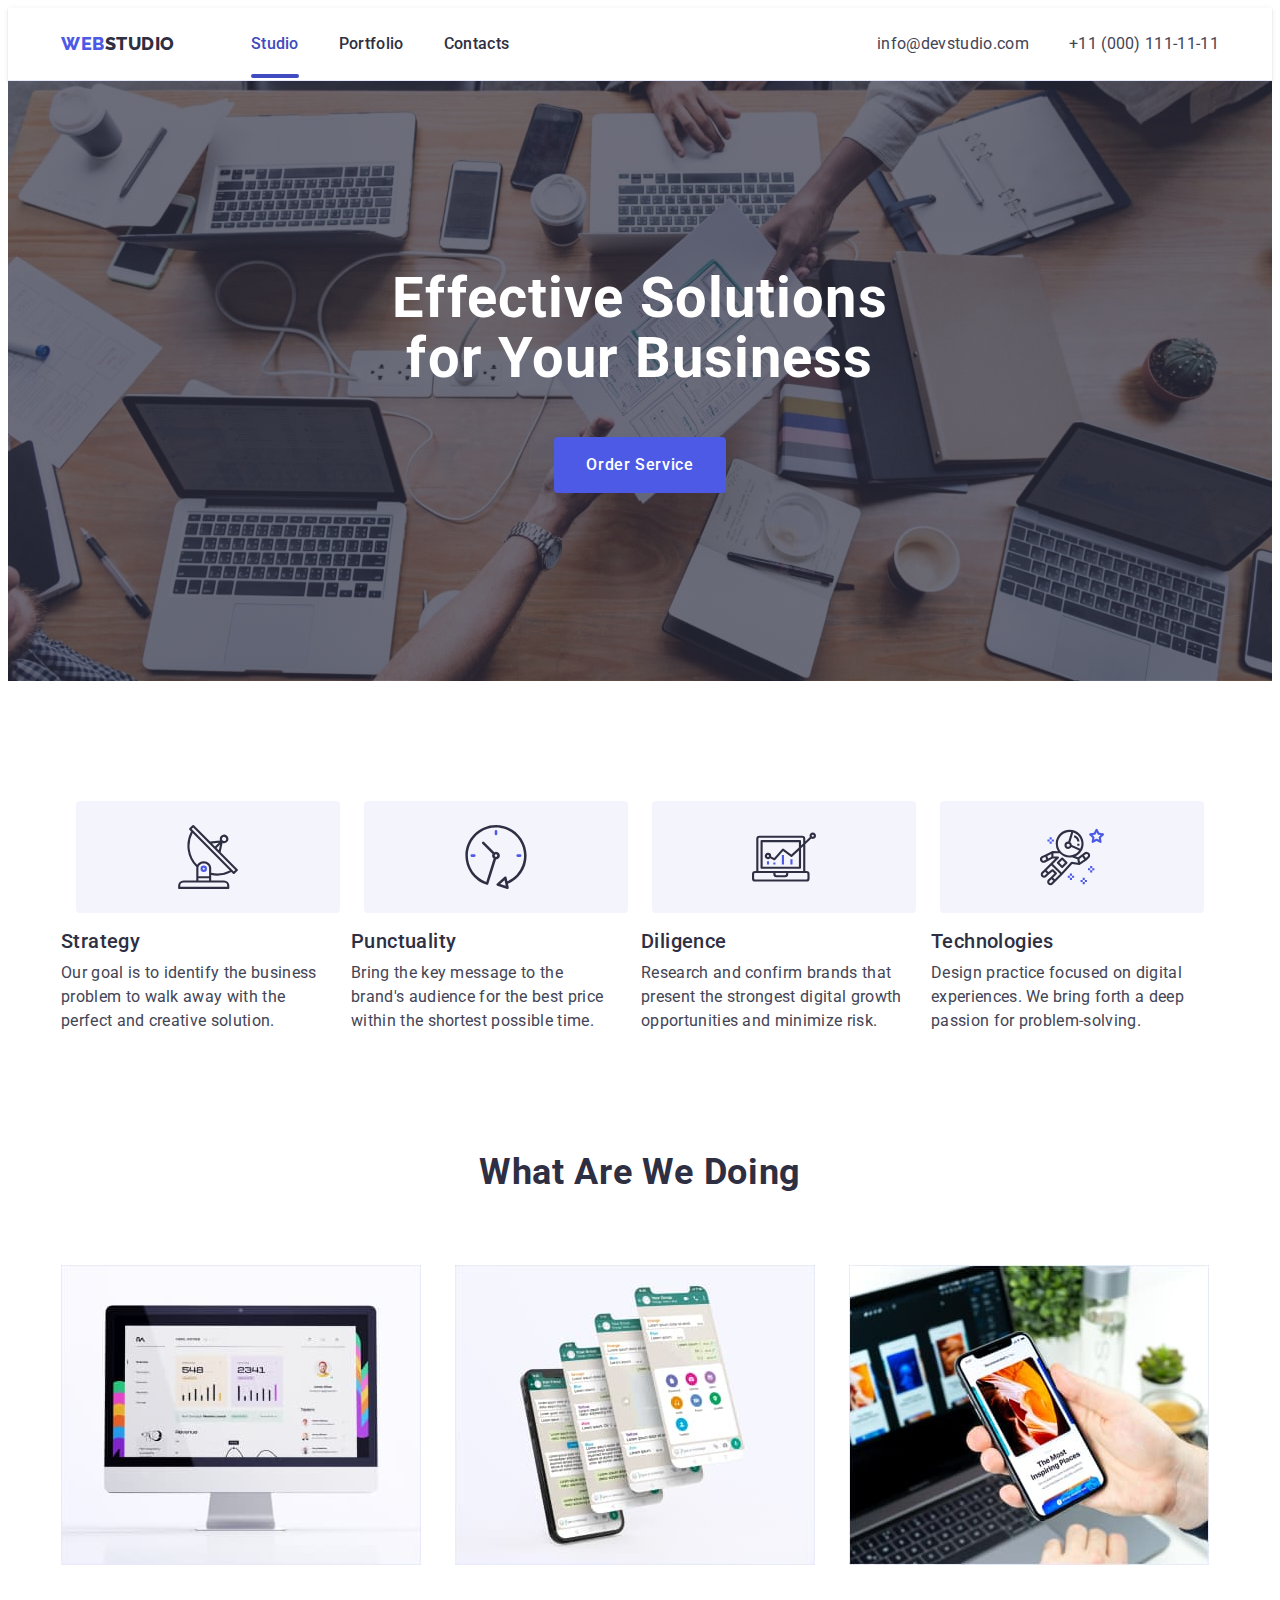
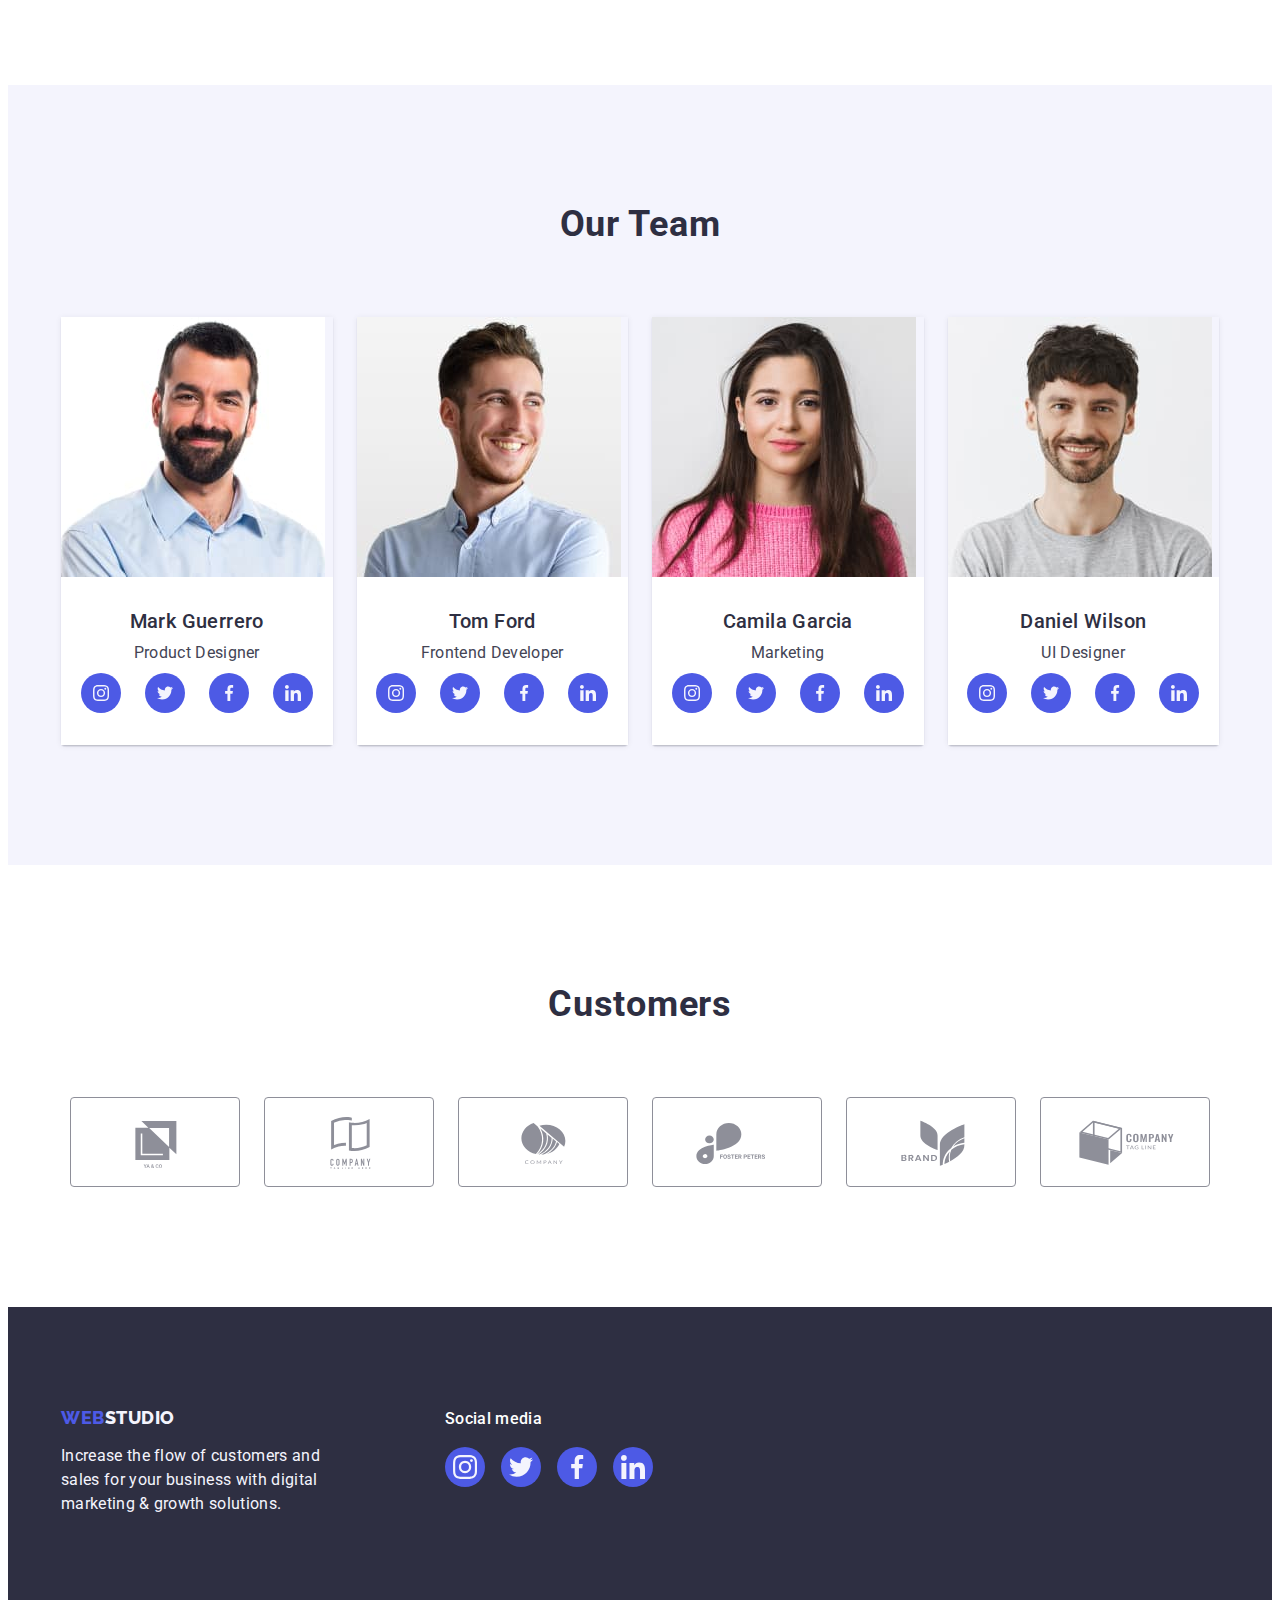
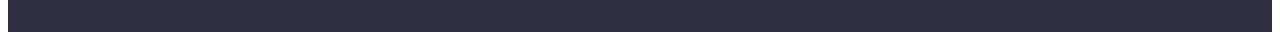
<file: index.html>
<!DOCTYPE html>
<html lang="en">
  <head>
    <meta charset="UTF-8" />
    <meta http-equiv="X-UA-Compatible" content="IE=edge" />
    <meta name="viewport" content="width=device-width, initial-scale=1.0" />
    <title>Studio</title>

    <link
      rel="stylesheet"
      href="https://cdnjs.cloudflare.com/ajax/libs/modern-normalize/2.0.0/modern-normalize.min.css"
      integrity="sha512-4xo8blKMVCiXpTaLzQSLSw3KFOVPWhm/TRtuPVc4WG6kUgjH6J03IBuG7JZPkcWMxJ5huwaBpOpnwYElP/m6wg=="
      crossorigin="anonymous"
      referrerpolicy="no-referrer"
    />
    <link rel="preconnect" href="https://fonts.googleapis.com" />
    <link rel="preconnect" href="https://fonts.googleapis.com" />
    <link rel="preconnect" href="https://fonts.gstatic.com" crossorigin />
    <link
      href="https://fonts.googleapis.com/css2?family=Raleway:wght@800&family=Roboto:wght@400;500;700;900&display=swap"
      rel="stylesheet"
    />
    <link rel="stylesheet" href="./css/styles.css" />
  </head>
  <body>
    <header class="page-header">
      <div class="container page-header-container">
        <nav class="header-nav">
          <a class="logo link" href="./index.html"
            >Web<span class="logo-header">Studio</span></a
          >
          <ul class="menu list">
            <li class="menu-item">
              <a class="menu-link current link" href="./index.html">Studio</a>
            </li>
            <li class="menu-item">
              <a class="menu-link link" href="./portfolio.html">Portfolio</a>
            </li>
            <li class="menu-item">
              <a class="menu-link link" href="">Contacts</a>
            </li>
          </ul>
        </nav>
        <address>
          <ul class="contact-list list">
            <li class="contact-items">
              <a class="contact-item link" href="mailto:info@devstudio.com"
                >info@devstudio.com</a
              >
            </li>
            <li class="contact-items">
              <a class="contact-item link" href="tel:+110001111111"
                >+11 (000) 111-11-11</a
              >
            </li>
          </ul>
        </address>
      </div>
    </header>
    <main>
      <section class="hero-section">
        <div class="container container-hero">
          <h1 class="hero-title">Effective Solutions for Your Business</h1>
          <button class="hero-btn" type="button" data-modal-open>
            Order Service
          </button>
        </div>
      </section>
      <section class="advantages-section section">
        <div class="container container-advantages">
          <h2 hidden>Advantages</h2>
          <ul class="advantages-picture-list list">
            <li class="advantages-picture-item">
              <div class="advantages-picture-box">
                <svg
                  class="advantages-picture-icon"
                  aria-label="icon antenna"
                  width="64"
                  height="64"
                >
                  <use href="./images/icons.svg#icon-antenna"></use>
                </svg>
              </div>
            </li>
            <li class="advantages-picture-item">
              <div class="advantages-picture-box">
                <svg
                  class="advantages-picture-icon"
                  aria-label="icon clock"
                  width="64"
                  height="64"
                >
                  <use href="./images/icons.svg#icon-clock"></use>
                </svg>
              </div>
            </li>
            <li class="advantages-picture-item">
              <div class="advantages-picture-box">
                <svg
                  class="advantages-picture-icon"
                  aria-label="icon diagram"
                  width="64"
                  height="64"
                >
                  <use href="./images/icons.svg#icon-diagram"></use>
                </svg>
              </div>
            </li>
            <li class="advantages-picture-item">
              <div class="advantages-picture-box">
                <svg
                  class="advantages-picture-icon"
                  aria-label="icon astronau"
                  width="64"
                  height="64"
                >
                  <use href="./images/icons.svg#icon-astronaut"></use>
                </svg>
              </div>
            </li>
          </ul>
          <ul class="advantages-list list">
            <li class="advantages-item">
              <h3 class="advantages-title">Strategy</h3>
              <p class="advantages-text">
                Our goal is to identify the business problem to walk away with
                the perfect and creative solution.
              </p>
            </li>
            <li class="advantages-item">
              <h3 class="advantages-title">Punctuality</h3>
              <p class="advantages-text">
                Bring the key message to the brand's audience for the best price
                within the shortest possible time.
              </p>
            </li>
            <li class="advantages-item">
              <h3 class="advantages-title">Diligence</h3>
              <p class="advantages-text">
                Research and confirm brands that present the strongest digital
                growth opportunities and minimize risk.
              </p>
            </li>
            <li class="advantages-item">
              <h3 class="advantages-title">Technologies</h3>
              <p class="advantages-text">
                Design practice focused on digital experiences. We bring forth a
                deep passion for problem-solving.
              </p>
            </li>
          </ul>
        </div>
      </section>
      <section class="product-section section">
        <div class="container">
          <h2 class="product-title">What are we doing</h2>
          <ul class="product-list list">
            <li class="product-item">
              <img
                class="product-img"
                src="./images/what-are-we-doing/img-1.jpg"
                alt="screen"
                width="360"
                height="300"
              />
            </li>
            <li class="product-item">
              <img
                class="product-img"
                src="./images/what-are-we-doing/img-2.jpg"
                alt="addition"
                width="360"
                height="300"
              />
            </li>
            <li class="product-item">
              <img
                class="product-img"
                src="./images/what-are-we-doing/img-3.jpg"
                alt="phone"
                width="360"
                height="300"
              />
            </li>
          </ul>
        </div>
      </section>
      <section class="team-section section">
        <div class="container">
          <h2 class="team-main-title">Our Team</h2>
          <ul class="team-list list">
            <li class="team-item">
              <img
                class="team-img"
                src="./images/our-team/mark-guerrero.jpg"
                alt="man"
                width="264"
                height="260"
              />
              <div class="team-title-box">
                <h3 class="team-title">Mark Guerrero</h3>
                <p class="team-subtitle">Product Designer</p>
                <ul class="social-list list">
                  <li class="social-list-item">
                    <a href="" class="social-list-link">
                      <svg
                        class="social-list-icon"
                        aria-label="icon instagram"
                        width="16"
                        height="16"
                      >
                        <use href="./images/icons.svg#icon-instagram"></use>
                      </svg>
                    </a>
                  </li>
                  <li class="social-list-item">
                    <a href="" class="social-list-link">
                      <svg
                        class="social-list-icon"
                        aria-label="icon twitter"
                        width="16"
                        height="16"
                      >
                        <use href="./images/icons.svg#icon-twitter"></use>
                      </svg>
                    </a>
                  </li>
                  <li class="social-list-item">
                    <a href="" class="social-list-link">
                      <svg
                        class="social-list-icon"
                        aria-label="icon facebook"
                        width="16"
                        height="16"
                      >
                        <use href="./images/icons.svg#icon-facebook"></use>
                      </svg>
                    </a>
                  </li>
                  <li class="social-list-item">
                    <a href="" class="social-list-link">
                      <svg
                        class="social-list-icon"
                        aria-label="icon-linkedin"
                        width="16"
                        height="16"
                      >
                        <use href="./images/icons.svg#icon-linkedin"></use>
                      </svg>
                    </a>
                  </li>
                </ul>
              </div>
            </li>
            <li class="team-item">
              <img
                class="team-img"
                src="./images/our-team/tom-ford.jpg"
                alt="man"
                width="264"
                height="260"
              />
              <div class="team-title-box">
                <h3 class="team-title">Tom Ford</h3>
                <p class="team-subtitle">Frontend Developer</p>
                <ul class="social-list list">
                  <li class="social-list-item">
                    <a href="" class="social-list-link">
                      <svg
                        class="social-list-icon"
                        aria-label="icon instagram"
                        width="16"
                        height="16"
                      >
                        <use href="./images/icons.svg#icon-instagram"></use>
                      </svg>
                    </a>
                  </li>
                  <li class="social-list-item">
                    <a href="" class="social-list-link">
                      <svg
                        class="social-list-icon"
                        aria-label="icon twitter"
                        width="16"
                        height="16"
                      >
                        <use href="./images/icons.svg#icon-twitter"></use>
                      </svg>
                    </a>
                  </li>
                  <li class="social-list-item">
                    <a href="" class="social-list-link">
                      <svg
                        class="social-list-icon"
                        aria-label="icon facebook"
                        width="16"
                        height="16"
                      >
                        <use href="./images/icons.svg#icon-facebook"></use>
                      </svg>
                    </a>
                  </li>
                  <li class="social-list-item">
                    <a href="" class="social-list-link">
                      <svg
                        class="social-list-icon"
                        aria-label="icon-linkedin"
                        width="16"
                        height="16"
                      >
                        <use href="./images/icons.svg#icon-linkedin"></use>
                      </svg>
                    </a>
                  </li>
                </ul>
              </div>
            </li>
            <li class="team-item">
              <img
                class="team-img"
                src="./images/our-team/camila-garcia.jpg"
                alt="woman"
                width="264"
                height="260"
              />
              <div class="team-title-box">
                <h3 class="team-title">Camila Garcia</h3>
                <p class="team-subtitle">Marketing</p>
                <ul class="social-list list">
                  <li class="social-list-item">
                    <a href="" class="social-list-link">
                      <svg
                        class="social-list-icon"
                        aria-label="icon instagram"
                        width="16"
                        height="16"
                      >
                        <use href="./images/icons.svg#icon-instagram"></use>
                      </svg>
                    </a>
                  </li>
                  <li class="social-list-item">
                    <a href="" class="social-list-link">
                      <svg
                        class="social-list-icon"
                        aria-label="icon twitter"
                        width="16"
                        height="16"
                      >
                        <use href="./images/icons.svg#icon-twitter"></use>
                      </svg>
                    </a>
                  </li>
                  <li class="social-list-item">
                    <a href="" class="social-list-link">
                      <svg
                        class="social-list-icon"
                        aria-label="icon facebook"
                        width="16"
                        height="16"
                      >
                        <use href="./images/icons.svg#icon-facebook"></use>
                      </svg>
                    </a>
                  </li>
                  <li class="social-list-item">
                    <a href="" class="social-list-link">
                      <svg
                        class="social-list-icon"
                        aria-label="icon-linkedin"
                        width="16"
                        height="16"
                      >
                        <use href="./images/icons.svg#icon-linkedin"></use>
                      </svg>
                    </a>
                  </li>
                </ul>
              </div>
            </li>
            <li class="team-item">
              <img
                class="team-img"
                src="./images/our-team/daniel-wilson.jpg"
                alt="man"
                width="264"
                height="260"
              />
              <div class="team-title-box">
                <h3 class="team-title">Daniel Wilson</h3>
                <p class="team-subtitle">UI Designer</p>
                <ul class="social-list list">
                  <li class="social-list-item">
                    <a href="" class="social-list-link">
                      <svg
                        class="social-list-icon"
                        aria-label="icon instagram"
                        width="16"
                        height="16"
                      >
                        <use href="./images/icons.svg#icon-instagram"></use>
                      </svg>
                    </a>
                  </li>
                  <li class="social-list-item">
                    <a href="" class="social-list-link">
                      <svg
                        class="social-list-icon"
                        aria-label="icon twitter"
                        width="16"
                        height="16"
                      >
                        <use href="./images/icons.svg#icon-twitter"></use>
                      </svg>
                    </a>
                  </li>
                  <li class="social-list-item">
                    <a href="" class="social-list-link">
                      <svg
                        class="social-list-icon"
                        aria-label="icon facebook"
                        width="16"
                        height="16"
                      >
                        <use href="./images/icons.svg#icon-facebook"></use>
                      </svg>
                    </a>
                  </li>
                  <li class="social-list-item">
                    <a href="" class="social-list-link">
                      <svg
                        class="social-list-icon"
                        aria-label="icon linkedin"
                        width="16"
                        height="16"
                      >
                        <use href="./images/icons.svg#icon-linkedin"></use>
                      </svg>
                    </a>
                  </li>
                </ul>
              </div>
            </li>
          </ul>
        </div>
      </section>
      <section class="section section-customers">
        <div class="container">
          <h2 class="team-title-customers">Customers</h2>
          <ul class="team-customers-list list">
            <li class="team-customers-item">
              <a href="" class="team-customers-link">
                <svg
                  class="team-customers-icon"
                  aria-label="company logo"
                  width="104"
                  height="56"
                >
                  <use href="./images/icons.svg#icon-Logo-1"></use>
                </svg>
              </a>
            </li>
            <li class="team-customers-item">
              <a href="" class="team-customers-link">
                <svg
                  class="team-customers-icon"
                  aria-label="company logo"
                  width="104"
                  height="56"
                >
                  <use href="./images/icons.svg#icon-Logo-2"></use>
                </svg>
              </a>
            </li>
            <li class="team-customers-item">
              <a href="" class="team-customers-link">
                <svg
                  class="team-customers-icon"
                  aria-label="company logo"
                  width="104"
                  height="56"
                >
                  <use href="./images/icons.svg#icon-Logo-3"></use>
                </svg>
              </a>
            </li>
            <li class="team-customers-item">
              <a href="" class="team-customers-link">
                <svg
                  class="team-customers-icon"
                  aria-label="company logo"
                  width="104"
                  height="56"
                >
                  <use href="./images/icons.svg#icon-Logo-4"></use>
                </svg>
              </a>
            </li>
            <li class="team-customers-item">
              <a href="" class="team-customers-link">
                <svg
                  class="team-customers-icon"
                  aria-label="company logo"
                  width="104"
                  height="56"
                >
                  <use href="./images/icons.svg#icon-Logo-5"></use>
                </svg>
              </a>
            </li>
            <li class="team-customers-item">
              <a href="" class="team-customers-link">
                <svg
                  class="team-customers-icon"
                  aria-label="company logo"
                  width="104"
                  height="56"
                >
                  <use href="./images/icons.svg#icon-Logo-6"></use>
                </svg>
              </a>
            </li>
          </ul>
        </div>
      </section>
    </main>
    <footer class="page-footer">
      <div class="container footer-container">
        <div class="footer-box-left">
          <a class="logo logo-footer link" href="./index.html"
            >Web<span class="logo-footer-color">Studio</span></a
          >
          <p class="footer-text">
            Increase the flow of customers and sales for your business with
            digital marketing & growth solutions.
          </p>
        </div>
        <div class="footer-box-social">
          <p class="footer-text-social">Social media</p>
          <ul class="foter-social-list list">
            <li class="footer-social-list-item">
              <a href="" class="footer-social-list-link">
                <svg
                  class="footer-social-list-icon"
                  aria-label="icon instagram"
                  width="24"
                  height="24"
                >
                  <use href="./images/icons.svg#icon-instagram"></use>
                </svg>
              </a>
            </li>
            <li class="footer-social-list-item">
              <a href="" class="footer-social-list-link">
                <svg
                  class="footer-social-list-icon"
                  aria-label="icon twitter"
                  width="24"
                  height="24"
                >
                  <use href="./images/icons.svg#icon-twitter"></use>
                </svg>
              </a>
            </li>
            <li class="footer-social-list-item">
              <a href="" class="footer-social-list-link">
                <svg
                  class="footer-social-list-icon"
                  aria-label="icon facebook"
                  width="24"
                  height="24"
                >
                  <use href="./images/icons.svg#icon-facebook"></use>
                </svg>
              </a>
            </li>
            <li class="footer-social-list-item">
              <a href="" class="footer-social-list-link">
                <svg
                  class="footer-social-list-icon"
                  aria-label="icon linkedin"
                  width="24"
                  height="24"
                >
                  <use href="./images/icons.svg#icon-linkedin"></use>
                </svg>
              </a>
            </li>
          </ul>
        </div>
      </div>
    </footer>
    <div class="backdrop is-hidden" data-modal>
      <div class="modal">
        <button type="button" class="modal-close-btn" data-modal-close>
          <svg
            class="modal-close-icon"
            aria-label="close button"
            width="8"
            height="8"
          >
            <use href="./images/icons.svg#icon-close-black"></use>
          </svg>
        </button>
      </div>
    </div>
    <script src="./js/modal.js"></script>
  </body>
</html>
</file>
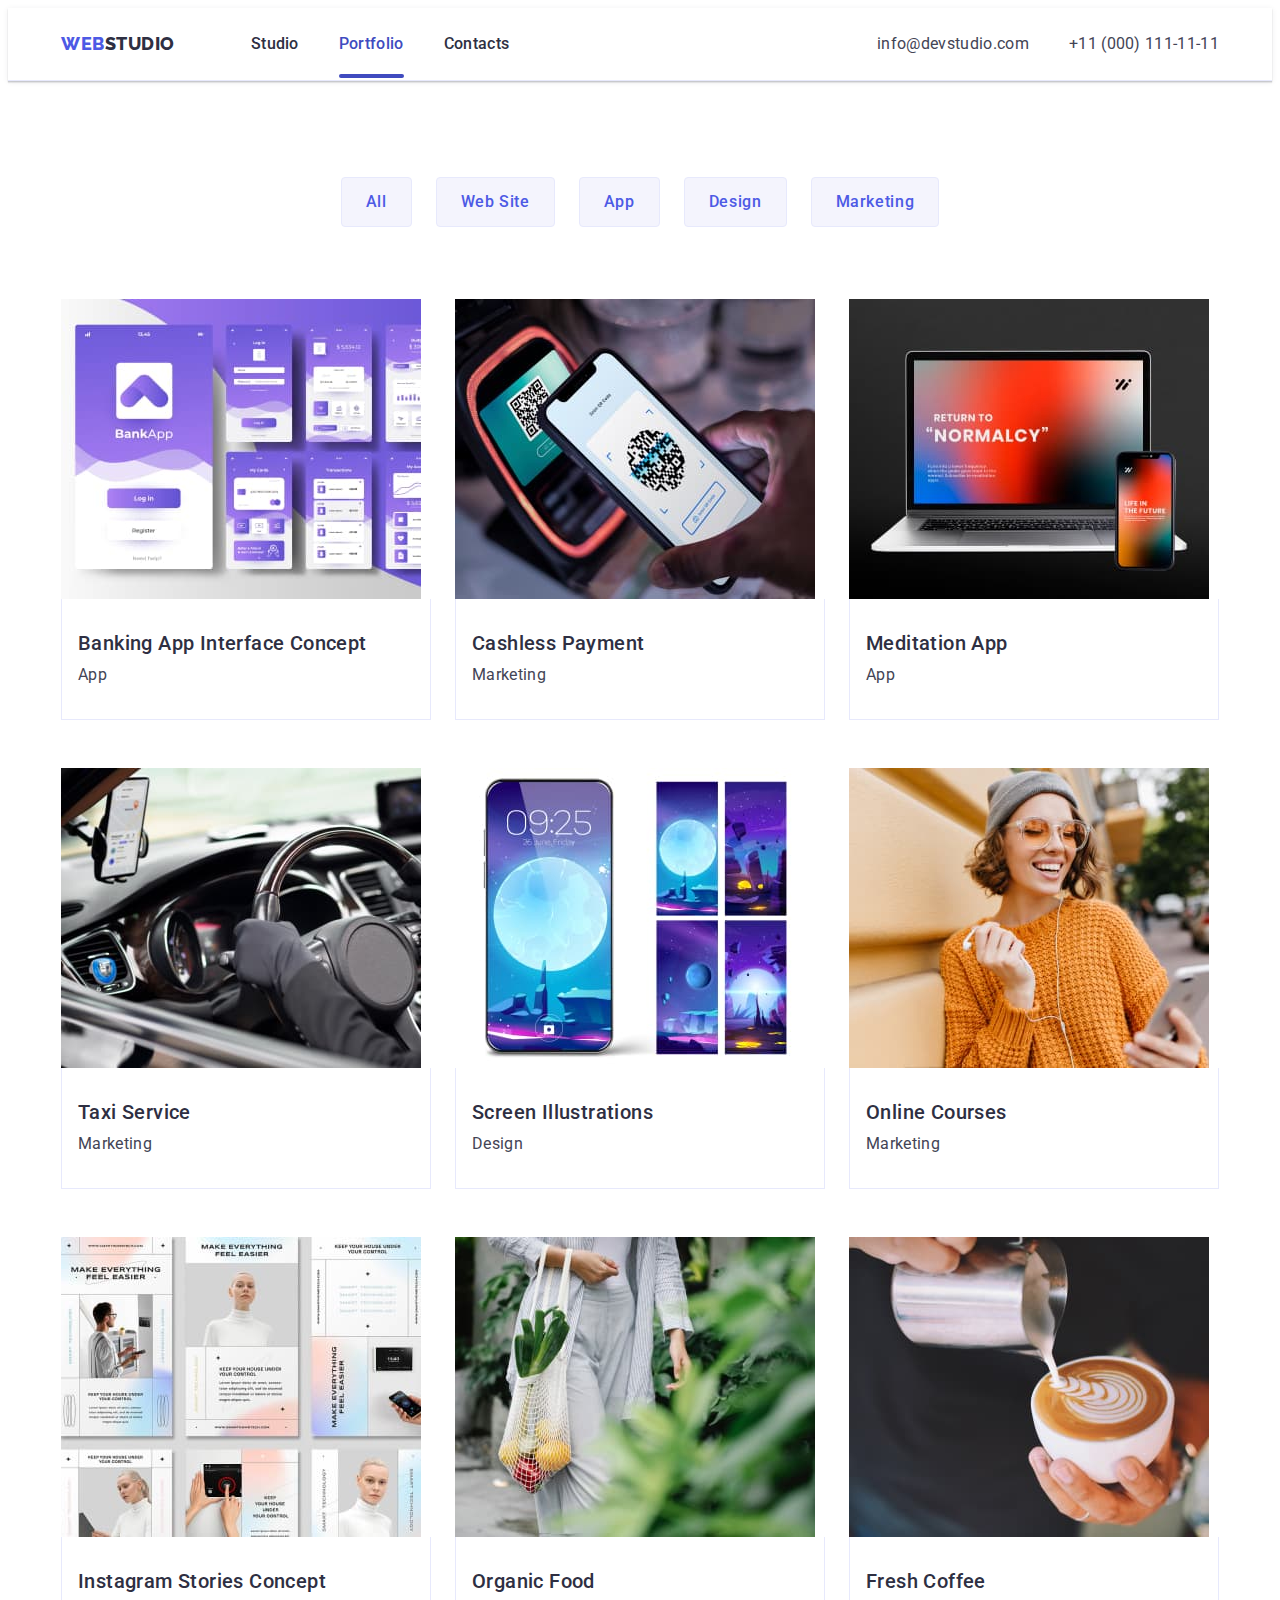
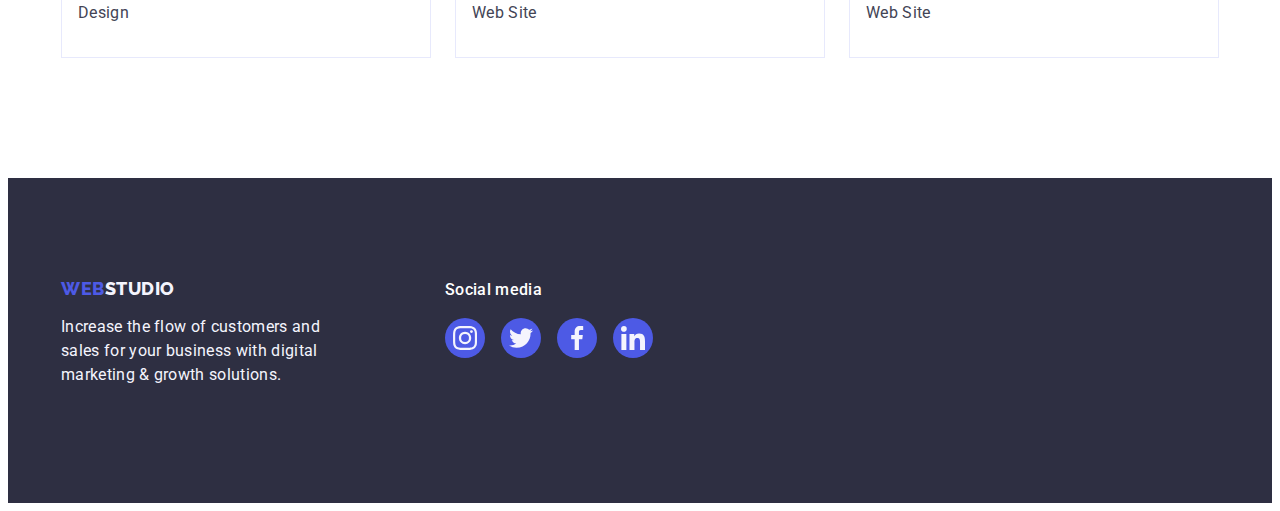
<file: portfolio.html>
<!DOCTYPE html>
<html lang="en">
  <head>
    <meta charset="UTF-8" />
    <meta http-equiv="X-UA-Compatible" content="IE=edge" />
    <meta name="viewport" content="width=device-width, initial-scale=1.0" />
    <title>Portfolio</title>
    <link
      rel="stylesheet"
      href="https://cdnjs.cloudflare.com/ajax/libs/modern-normalize/2.0.0/modern-normalize.min.css"
      integrity="sha512-4xo8blKMVCiXpTaLzQSLSw3KFOVPWhm/TRtuPVc4WG6kUgjH6J03IBuG7JZPkcWMxJ5huwaBpOpnwYElP/m6wg=="
      crossorigin="anonymous"
      referrerpolicy="no-referrer"
    />
    <link rel="preconnect" href="https://fonts.googleapis.com" />
    <link rel="preconnect" href="https://fonts.gstatic.com" crossorigin />
    <link
      href="https://fonts.googleapis.com/css2?family=Raleway:wght@800&family=Roboto:wght@400;500;700&display=swap"
      rel="stylesheet"
    />
    <link rel="stylesheet" href="./css/styles.css" />
  </head>
  <body>
    <header class="page-header">
      <div class="container page-header-container">
        <nav class="header-nav">
          <a class="logo link" href="./index.html"
            >Web<span class="logo-header">Studio</span></a
          >
          <ul class="menu list">
            <li class="menu-item">
              <a class="menu-link link" href="./index.html">Studio</a>
            </li>
            <li class="menu-item">
              <a class="menu-link link current" href="./portfolio.html"
                >Portfolio</a
              >
            </li>
            <li class="menu-item">
              <a class="menu-link link" href="">Contacts</a>
            </li>
          </ul>
        </nav>
        <address>
          <ul class="contact-list list">
            <li class="contact-items">
              <a class="contact-item link" href="mailto:info@devstudio.com"
                >info@devstudio.com</a
              >
            </li>
            <li class="contact-items">
              <a class="contact-item link" href="tel:+110001111111"
                >+11 (000) 111-11-11</a
              >
            </li>
          </ul>
        </address>
      </div>
    </header>
    <main>
      <section class="service-filter-section section">
        <div class="container">
          <h1 hidden>our services</h1>
          <ul class="service-filter-list list">
            <li class="service-filter-item">
              <button class="service-filter-btn" type="button">All</button>
            </li>
            <li class="service-filter-item">
              <button class="service-filter-btn" type="button">Web Site</button>
            </li>
            <li class="service-filter-item">
              <button class="service-filter-btn" type="button">App</button>
            </li>
            <li class="service-filter-item">
              <button class="service-filter-btn" type="button">Design</button>
            </li>
            <li class="service-filter-item">
              <button class="service-filter-btn" type="button">
                Marketing
              </button>
            </li>
          </ul>
          <ul class="service-list list">
            <li class="service-item">
              <a class="service-item-link link" href="">
                <div class="service-list-img-wrapper">
                  <img
                    class="service-img"
                    src="./images/our-services/banking-app-interface-concept.jpg"
                    alt="banking app"
                    width="360"
                    height="300"
                  />
                  <p class="overlay">
                    14 Stylish and User-Friendly App Design Concepts · Task
                    Manager App · Calorie Tracker App · Exotic Fruit Ecommerce
                    App · Cloud Storage App
                  </p>
                </div>

                <div class="service-title-box">
                  <h2 class="service-title">Banking App Interface Concept</h2>
                  <p class="service-subtitle">App</p>
                </div>
              </a>
            </li>
            <li class="service-item">
              <a class="service-item-link link" href="">
                <div class="service-list-img-wrapper">
                  <img
                    class="service-img"
                    src="./images/our-services/cashless-payment.jpg"
                    alt="cashless payment"
                    width="360"
                    height="300"
                  />
                  <p class="overlay">
                    14 Stylish and User-Friendly App Design Concepts · Task
                    Manager App · Calorie Tracker App · Exotic Fruit Ecommerce
                    App · Cloud Storage App
                  </p>
                </div>

                <div class="service-title-box">
                  <h2 class="service-title">Cashless Payment</h2>
                  <p class="service-subtitle">Marketing</p>
                </div>
              </a>
            </li>
            <li class="service-item">
              <a class="service-item-link link" href="">
                <div class="service-list-img-wrapper">
                  <img
                    class="service-img"
                    src="./images/our-services/meditation-app.jpg"
                    alt="laptop"
                    width="360"
                    height="300"
                  />
                  <p class="overlay">
                    14 Stylish and User-Friendly App Design Concepts · Task
                    Manager App · Calorie Tracker App · Exotic Fruit Ecommerce
                    App · Cloud Storage App
                  </p>
                </div>

                <div class="service-title-box">
                  <h2 class="service-title">Meditation App</h2>
                  <p class="service-subtitle">App</p>
                </div>
              </a>
            </li>
            <li class="service-item">
              <a class="service-item-link link" href="">
                <div class="service-list-img-wrapper">
                  <img
                    class="service-img"
                    src="./images/our-services/taxi-service.jpg"
                    alt="car steering wheel"
                    width="360"
                    height="300"
                  />
                  <p class="overlay">
                    14 Stylish and User-Friendly App Design Concepts · Task
                    Manager App · Calorie Tracker App · Exotic Fruit Ecommerce
                    App · Cloud Storage App
                  </p>
                </div>

                <div class="service-title-box">
                  <h2 class="service-title">Taxi Service</h2>
                  <p class="service-subtitle">Marketing</p>
                </div>
              </a>
            </li>
            <li class="service-item">
              <a class="service-item-link link" href="">
                <div class="service-list-img-wrapper">
                  <img
                    class="service-img"
                    src="./images/our-services/screen-illustrations.jpg"
                    alt="phone screen"
                    width="360"
                    height="300"
                  />
                  <p class="overlay">
                    14 Stylish and User-Friendly App Design Concepts · Task
                    Manager App · Calorie Tracker App · Exotic Fruit Ecommerce
                    App · Cloud Storage App
                  </p>
                </div>

                <div class="service-title-box">
                  <h2 class="service-title">Screen Illustrations</h2>
                  <p class="service-subtitle">Design</p>
                </div>
              </a>
            </li>
            <li class="service-item">
              <a class="service-item-link link" href="">
                <div class="service-list-img-wrapper">
                  <img
                    class="service-img"
                    src="./images/our-services/online-courses.jpg"
                    alt="woman"
                    width="360"
                    height="300"
                  />
                  <p class="overlay">
                    14 Stylish and User-Friendly App Design Concepts · Task
                    Manager App · Calorie Tracker App · Exotic Fruit Ecommerce
                    App · Cloud Storage App
                  </p>
                </div>

                <div class="service-title-box">
                  <h2 class="service-title">Online Courses</h2>
                  <p class="service-subtitle">Marketing</p>
                </div>
              </a>
            </li>
            <li class="service-item">
              <a class="service-item-link link" href="">
                <div class="service-list-img-wrapper">
                  <img
                    class="service-img"
                    src="./images/our-services/instagram-stories-concept.jpg"
                    alt="screen stories"
                    width="360"
                    height="300"
                  />
                  <p class="overlay">
                    14 Stylish and User-Friendly App Design Concepts · Task
                    Manager App · Calorie Tracker App · Exotic Fruit Ecommerce
                    App · Cloud Storage App
                  </p>
                </div>

                <div class="service-title-box">
                  <h2 class="service-title">Instagram Stories Concept</h2>
                  <p class="service-subtitle">Design</p>
                </div>
              </a>
            </li>
            <li class="service-item">
              <a class="service-item-link link" href="">
                <div class="service-list-img-wrapper">
                  <img
                    class="service-img"
                    src="./images/our-services/organic-food.jpg"
                    alt="woman with food in a bag"
                    width="360"
                    height="300"
                  />
                  <p class="overlay">
                    14 Stylish and User-Friendly App Design Concepts · Task
                    Manager App · Calorie Tracker App · Exotic Fruit Ecommerce
                    App · Cloud Storage App
                  </p>
                </div>

                <div class="service-title-box">
                  <h2 class="service-title">Organic Food</h2>
                  <p class="service-subtitle">Web Site</p>
                </div>
              </a>
            </li>
            <li class="service-item">
              <a class="service-item-link link" href="">
                <div class="service-list-img-wrapper">
                  <img
                    class="service-img"
                    src="./images/our-services/fresh-coffee.jpg"
                    alt="cup of coffee"
                    width="360"
                    height="300"
                  />
                  <p class="overlay">
                    14 Stylish and User-Friendly App Design Concepts · Task
                    Manager App · Calorie Tracker App · Exotic Fruit Ecommerce
                    App · Cloud Storage App
                  </p>
                </div>

                <div class="service-title-box">
                  <h2 class="service-title">Fresh Coffee</h2>
                  <p class="service-subtitle">Web Site</p>
                </div>
              </a>
            </li>
          </ul>
        </div>
      </section>
    </main>
    <footer class="page-footer">
      <div class="container footer-container">
        <div class="footer-box-left">
          <a class="logo logo-footer link" href="./index.html"
            >Web<span class="logo-footer-color">Studio</span></a
          >
          <p class="footer-text">
            Increase the flow of customers and sales for your business with
            digital marketing & growth solutions.
          </p>
        </div>
        <div class="footer-box-social">
          <p class="footer-text-social">Social media</p>
          <ul class="foter-social-list list">
            <li class="footer-social-list-item">
              <a href="" class="footer-social-list-link">
                <svg
                  class="footer-social-list-icon"
                  aria-label="icon instagram"
                  width="24"
                  height="24"
                >
                  <use href="./images/icons.svg#icon-instagram"></use>
                </svg>
              </a>
            </li>
            <li class="footer-social-list-item">
              <a href="" class="footer-social-list-link">
                <svg
                  class="footer-social-list-icon"
                  aria-label="icon twitter"
                  width="24"
                  height="24"
                >
                  <use href="./images/icons.svg#icon-twitter"></use>
                </svg>
              </a>
            </li>
            <li class="footer-social-list-item">
              <a href="" class="footer-social-list-link">
                <svg
                  class="footer-social-list-icon"
                  aria-label="icon facebook"
                  width="24"
                  height="24"
                >
                  <use href="./images/icons.svg#icon-facebook"></use>
                </svg>
              </a>
            </li>
            <li class="footer-social-list-item">
              <a href="" class="footer-social-list-link">
                <svg
                  class="footer-social-list-icon"
                  aria-label="icon linkedin"
                  width="24"
                  height="24"
                >
                  <use href="./images/icons.svg#icon-linkedin"></use>
                </svg>
              </a>
            </li>
          </ul>
        </div>
      </div>
    </footer>
  </body>
</html>
</file>
<file: css/styles.css>
:root {
    --accent-color:#404BBF;
    --primary-background-color-light:#F4F4FD;
    --secondary-background-color-dark:#2E2F42;
    --primary-text-color-dark: #2E2F42;
    --primary-text-color-light:#434455;
    --primary-text-color-white:#ffffff;    
}

.list {
    list-style: none;
}

.link {
    text-decoration: none;
}

button {
    cursor: pointer;
    font-family: inherit;
}

body {
    font-family: 'Roboto', sans-serif;
    font-size: 16px;
    color: #434455;
    background-color: var(--primary-text-color-white)
}

h1,
h2,
h3,
h4,
p {
    margin-top: 0;
    margin-bottom: 0;
}

ul,
ol {
    margin-top: 0;
    margin-bottom: 0;
    padding-left: 0;
}

img {
    display: block;
}

.container {
    width: 1158px;
    margin-left: auto;
    margin-right: auto;
    padding-left: 15px;
    padding-right: 15px;
}

.section {
    padding-top: 120px;
    padding-bottom: 120px;
}

/*======================= header =======================*/

.page-header {
    border-bottom: 1px solid #e7e9fc;
    padding-top: 24px;
    padding-bottom: 24px;
    box-shadow: 0px 2px 1px rgba(46, 47, 66, 0.08),
        0px 1px 1px rgba(46, 47, 66, 0.16),
        0px 1px 6px rgba(46, 47, 66, 0.08);
}

.page-header-container {
    display: flex;
    justify-content: space-between;
    align-items: center;
}

.header-nav {
    display: flex;
    align-items: center;
}

.logo{
    color: #4D5AE5;
    font-family: "Raleway", sans-serif;
    font-weight: 800;
    font-size: 18px;
    line-height: 1.17;
    letter-spacing: 0.03em;
    text-transform: uppercase;
    margin-right: 76px;
    text-align: center;
    display: inline-block;
}

.logo-header{
    color: var(--primary-text-color-dark);
}

.menu {
    display: flex;
    gap: 40px;
    
}

.menu-link {
    font-weight: 500;
    line-height: 1.5;
    letter-spacing: 0.02em;
    color: var(--primary-text-color-dark);
    padding: 24px 0;
    transition: color 250ms cubic-bezier(0.4, 0, 0.2, 1);
    position: relative;
}

.current::after {
    content: '';
    position: absolute;
    display: block;
    width: 100%;
    height: 4px;
    background-color: #404BBF;
    border-radius: 2px;
    bottom: -1px;
}

.current{
    color: #404bbf;
}

.menu-link:hover, .menu-link:focus{
    color: var(--accent-color);
}

.address {
    font-style: normal;
}

.contact-list {
    display: flex;
    margin-left: auto;
    gap: 40px;
}

.contact-item {
    font-style: normal;
    line-height: 1.5;
    letter-spacing: 0.02em;
    color: var(--primary-text-color-light);
    transition: color 250ms cubic-bezier(0.4, 0, 0.2, 1);
}

.contact-item:hover, .contact-item:focus{
    color: var(--accent-color);
}


/*====================== hero ======================*/


.hero-section {
    background: var(--secondary-background-color-dark);
    padding-top: 188px;
    padding-bottom: 188px;
    text-align: center;
    background-image: linear-gradient(rgba(46, 47, 66, 0.7), rgba(46, 47, 66, 0.7)), url(../images/hero/people-office.jpg);
    background-size: cover;
    max-width: 1440px;
    background-repeat: no-repeat;
    background-position: center;
    margin: 0 auto;
}

.hero-title {
    font-size: 16px;
    font-weight: 700;
    font-size: 56px;
    line-height: 1.07;
    letter-spacing: 0.02em;
    color: var(--primary-text-color-white);
    text-align: center;
    max-width: 496px;
    margin-left: auto;
    margin-right: auto;
}
.hero-btn {
    font-size: 16px;
    font-style: normal;
    font-weight: 500;
    line-height: 1.5;
    letter-spacing: 0.04em;
    background: #4D5AE5;
    color: var(--primary-text-color-white);
    border: none;
    border-radius: 4px;
    min-width: 169px;
    padding: 16px 32px 16px 32px;
    margin-top: 48px;
    display: block;
    margin-left: auto;
    margin-right: auto;
    height: 56px;
    transition: background-color 250ms cubic-bezier(0.4, 0, 0.2, 1);
            
}

.hero-btn:hover, .hero-btn:focus {
    background-color: var(--accent-color);
}


/*=================== advantages ===================*/



.advantages-picture-box {
    display: flex;
    justify-content: center;
    align-items: center;
    height: 112px;
    background-color: #f4f4fd;
    border-radius: 4px;
    margin-bottom: 8px;
}

.advantages-picture-list {
    display: flex;
    justify-content: center;
    gap: 24px;
    margin-bottom: 8px;
    
}
.advantages-picture-icon{
margin: 24px 100px;
}

/**/

.advantages-list{
    display: flex;
    gap: 24px;
    margin-top: 8px;
}

.advantages-item {
    flex-basis: calc((100% - 94px) / 4);
    
}

.advantages-title {
    font-weight: 500;
    font-size: 20px;
    line-height: 1.2;
    letter-spacing: 0.02em;
    color: var(--primary-text-color-dark);
    margin-bottom: 8px;
}
.advantages-text {
    line-height: 1.5;
    letter-spacing: 0.02em;
    color: var(--primary-text-color-light);
}


/*====================== product ======================*/

.product-section {
    padding-top: 0;
}

.product-list {
    display: flex;
    gap: 24px;
}

.product-item {
    flex-basis: calc((100% - 48px) /3);
}

.product-title {
    text-align: center;
    font-weight: 700;
    font-size: 36px;
    line-height: 1.11;
    letter-spacing: 0.02em;
    text-transform: capitalize;
    color: var(--primary-text-color-dark);
    margin-bottom: 72px;
}


/*========================= team =========================*/


.team-section {
    background-color: #F4F4FD;
}

.team-main-title {
    font-weight: 700;
    font-size: 36px;
    line-height: 1.11;
    letter-spacing: 0.02em;
    text-transform: capitalize;
    color: var(--primary-text-color-dark);
    text-align: center;
    margin-bottom: 72px;
}

.team-list {
    display: flex;
    gap: 24px;   
}

.team-item {
    flex-basis: calc((100% - 72px) / 4);
    border-radius: 0px 0px 4px 4px;
    box-shadow: 0px 1px 6px rgba(46, 47, 66, 0.08), 0px 1px 1px rgba(46, 47, 66, 0.16), 0px 2px 1px rgba(46, 47, 66, 0.08);
}


.team-title-box {
    background-color: #FFFFFF;
    padding: 32px 0;
}

.team-title {
    font-weight: 500;
    font-size: 20px;
    line-height: 1.2;
    letter-spacing: 0.02em;
    color: var(--primary-text-color-dark);
    text-align: center;
    margin-bottom: 8px;
}

.team-subtitle {
    line-height: 1.5;
    letter-spacing: 0.02em;
    color: var(--primary-text-color-light);
    text-align: center;
}

/*icon*/
.social-list {
    display: flex;
    justify-content: center;
    align-items: center;
    gap: 24px;
    margin-top: 8px;
}

.social-list-link {
    display: flex;
    justify-content: center;
    align-items: center;
    width: 40px;
    height: 40px;
    border-radius: 50%;
    background-color: #4D5AE5;
    transition: background-color 250ms cubic-bezier(0.4, 0, 0.2, 1);
    
}

.social-list-icon {
    fill: var(--primary-background-color-light);
}

.social-list-link:hover, .social-list-link:focus {
background-color: #404BBF;
}

/*=================== customers ===================*/

.team-title-customers {
    font-weight: 700;
    font-size: 36px;
    line-height: 1.11;
    text-align: center;
    letter-spacing: 0.02em;
    text-transform: capitalize;
    color: var(--primary-text-color-dark);
    margin-bottom: 72px;
}

.team-customers-list {
    display: flex;
    justify-content: center;
    align-items: center;  
    gap: 24px;
}


.team-customers-link {
    display: flex;
    justify-content: center;
    align-items: center;
    width: 168px;
    height: 88px;
    color: #8E8F99;
    border: 1px solid #8E8F99;
    border-radius: 4px;
    transition: border-color 250ms cubic-bezier(0.4, 0, 0.2, 1),
        color 250ms cubic-bezier(0.4, 0, 0.2, 1);
}

.team-customers-icon{
    fill:currentColor;
}


.team-customers-link:hover,
.team-customers-link:focus {
    color: #404BBF;
    border-color: #404BBF;
}

/*========================= footer =========================*/

.footer-container {
    display: flex;
    align-items: baseline
}

.footer-box-left {
    margin-right: 120px;
}

.logo-footer {
    margin-bottom: 16px;
 }

.page-footer {
    padding-top: 100px;
    padding-bottom: 100px;
}

.logo-footer-color {
    color: var(--primary-background-color-light);
    font-family: "Raleway", sans-serif,
}

.page-footer {
    background-color: var(--secondary-background-color-dark);
}

.footer-text {
    line-height: 1.5;
    letter-spacing: 0.02em;
    color: var(--primary-background-color-light);
    max-width: 264px;
    margin-bottom: 16px;
}

/*icon*/

.footer-text-social {
    font-weight: 500;
    line-height: 1.5;
    letter-spacing: 0.02em;
    color: #FFFFFF;
    margin-bottom: 16px;
}

.foter-social-list {
    display: flex;
    justify-content: center;
    align-items: center;
    gap: 16px;
    margin-top: 16px;
}

.footer-social-list-link {
    display: flex;
    justify-content: center;
    align-items: center;
    width: 40px;
    height: 40px;
    border-radius: 50%;
    background-color: #4D5AE5;
    transition: background-color 250ms cubic-bezier(0.4, 0, 0.2, 1);
}

.footer-social-list-link:hover,
.footer-social-list-link:focus {
    background-color: #31D0AA;
}

.footer-social-list-icon {
    fill: var(--primary-background-color-light);
}

/*======================== portfolio ========================*/

.service-filter-section {
    padding: 96px 0 120px;
}

.service-filter-list {
    display: flex;
    justify-content: center;
    gap: 24px;
    margin-bottom: 72px;
}

.service-filter-btn {
    font-family: "Roboto", sans-serif;
    font-size: 16px;
    font-weight: 500;
    line-height: 1.5;
    letter-spacing: 0.04em;
    background: var(--primary-background-color-light);
    color: #4D5AE5;
    border: none;
    padding: 12px 24px 12px 24px;
    border: 1px solid #e7e9fc;
    border-radius: 4px;
    transition: color 250ms cubic-bezier(0.4, 0, 0.2, 1),
        background-color 250ms cubic-bezier(0.4, 0, 0.2, 1),
        border-color 250ms cubic-bezier(0.4, 0, 0.2, 1),
        box-shadow 250ms cubic-bezier(0.4, 0, 0.2, 1);
    
    
}

.service-filter-btn:hover, .service-filter-btn:focus {
    background: var(--accent-color);
    color:var(--primary-text-color-white);
    border: 1px solid transparent;
    box-shadow: 0px 2px 2px 0px #0000001F, 0px 2px 1px 0px #00000014, 0px 3px 1px 0px #0000001A;

}

.service-list {
    display: flex;
    flex-wrap: wrap;
    column-gap: 24px;
    row-gap: 48px;
}

.service-item {
    flex-basis: calc((100% - 48px) / 3);
    border-radius: 0px 0px 4px 4px;    
}

.service-item-link{
    display: block;
    transition: box-shadow 250ms cubic-bezier(0.4, 0, 0.2, 1);
}

.service-item-link:hover, .service-item-link:focus {
    box-shadow: 0px 1px 6px rgba(46, 47, 66, 0.08), 
    0px 1px 1px rgba(46, 47, 66, 0.16), 
    0px 2px 1px rgba(46, 47, 66, 0.08);
    transform: translateY(0%)
}

.service-list-img-wrapper {
    position: relative;
    overflow: hidden;
}

.overlay {
    position: absolute;
    top: 0;
    left: 0;
    width: 100%;
    height: 100%;
    padding: 40px 32px;
    font-weight: 400;
    line-height: 1.5;
    letter-spacing: 0.02em;
    color: #F4F4FD;
    background-color: #4D5AE5;
    overflow: auto;
    padding: 40px 32px;
    transform: translateY(100%);
    transition: transform 250ms cubic-bezier(0.4, 0, 0.2, 1);
}

.service-item-link:hover .overlay,
.service-item-link:focus .overlay {
    transform: translateY(0%);
}

.service-title-box {
    padding: 32px 16px;    
    border: 1px solid #E7E9FC;
    border-top: none;
}

.service-title {
    font-weight: 500;
    font-size: 20px;
    line-height: 1.2;
    letter-spacing: 0.02em;
    color: var(--primary-text-color-dark);
    margin-bottom: 8px;
}

.service-subtitle {
    line-height: 1.5;
    letter-spacing: 0.02em;
    color: var(--primary-text-color-light);
}

/*====================backdrop====================*/

.backdrop {
    position: fixed;
    top: 0;
    left: 0;
    width: 100%;
    height: 100%;
    background-color: rgba(46, 47, 66, 0.4);
    transition: opacity 250ms cubic-bezier(0.4, 0, 0.2, 1),
    visibility 250ms cubic-bezier(0.4, 0, 0.2, 1);
}

.modal {
    position: absolute;
    top: 50%;
    left: 50%;
    transform: translate(-50%, -50%);
    width: 408px;
    min-height: 584px;
    background-color: #FCFCFC;
    border-radius: 4px;
    box-shadow: 0px 1px 1px rgba(0, 0, 0, 0.14),
     0px 1px 3px rgba(0, 0, 0, 0.12), 
     0px 2px 1px rgba(0, 0, 0, 0.2);
    transition: transform 250ms cubic-bezier(0.4, 0, 0.2, 1);
    
}
.modal-close-btn {
    position: absolute;
    top: 24px;
    right: 24px;
    display: flex;
    align-items: center;
    justify-content: center;
    width: 24px;
    height: 24px;
    padding: 0;
    background-color: #E7E9FC;
    border: 1px solid rgba(0, 0, 0, 0.1);
    border-radius: 50%;
    transition: background-color 250ms cubic-bezier(0.4, 0, 0.2, 1), 
    border 250ms cubic-bezier(0.4, 0, 0.2, 1);
}

.modal-close-btn:hover, .modal-close-btn:focus {
    background-color: #404bbf;
    border: none;
    fill: #ffffff;
}

.modal-close-icon {
    transition: fill 250ms cubic-bezier(0.4, 0, 0.2, 1);
} 

.is-hidden {
    opacity: 0;
    visibility: hidden;
    pointer-events: none;
}
</file>
